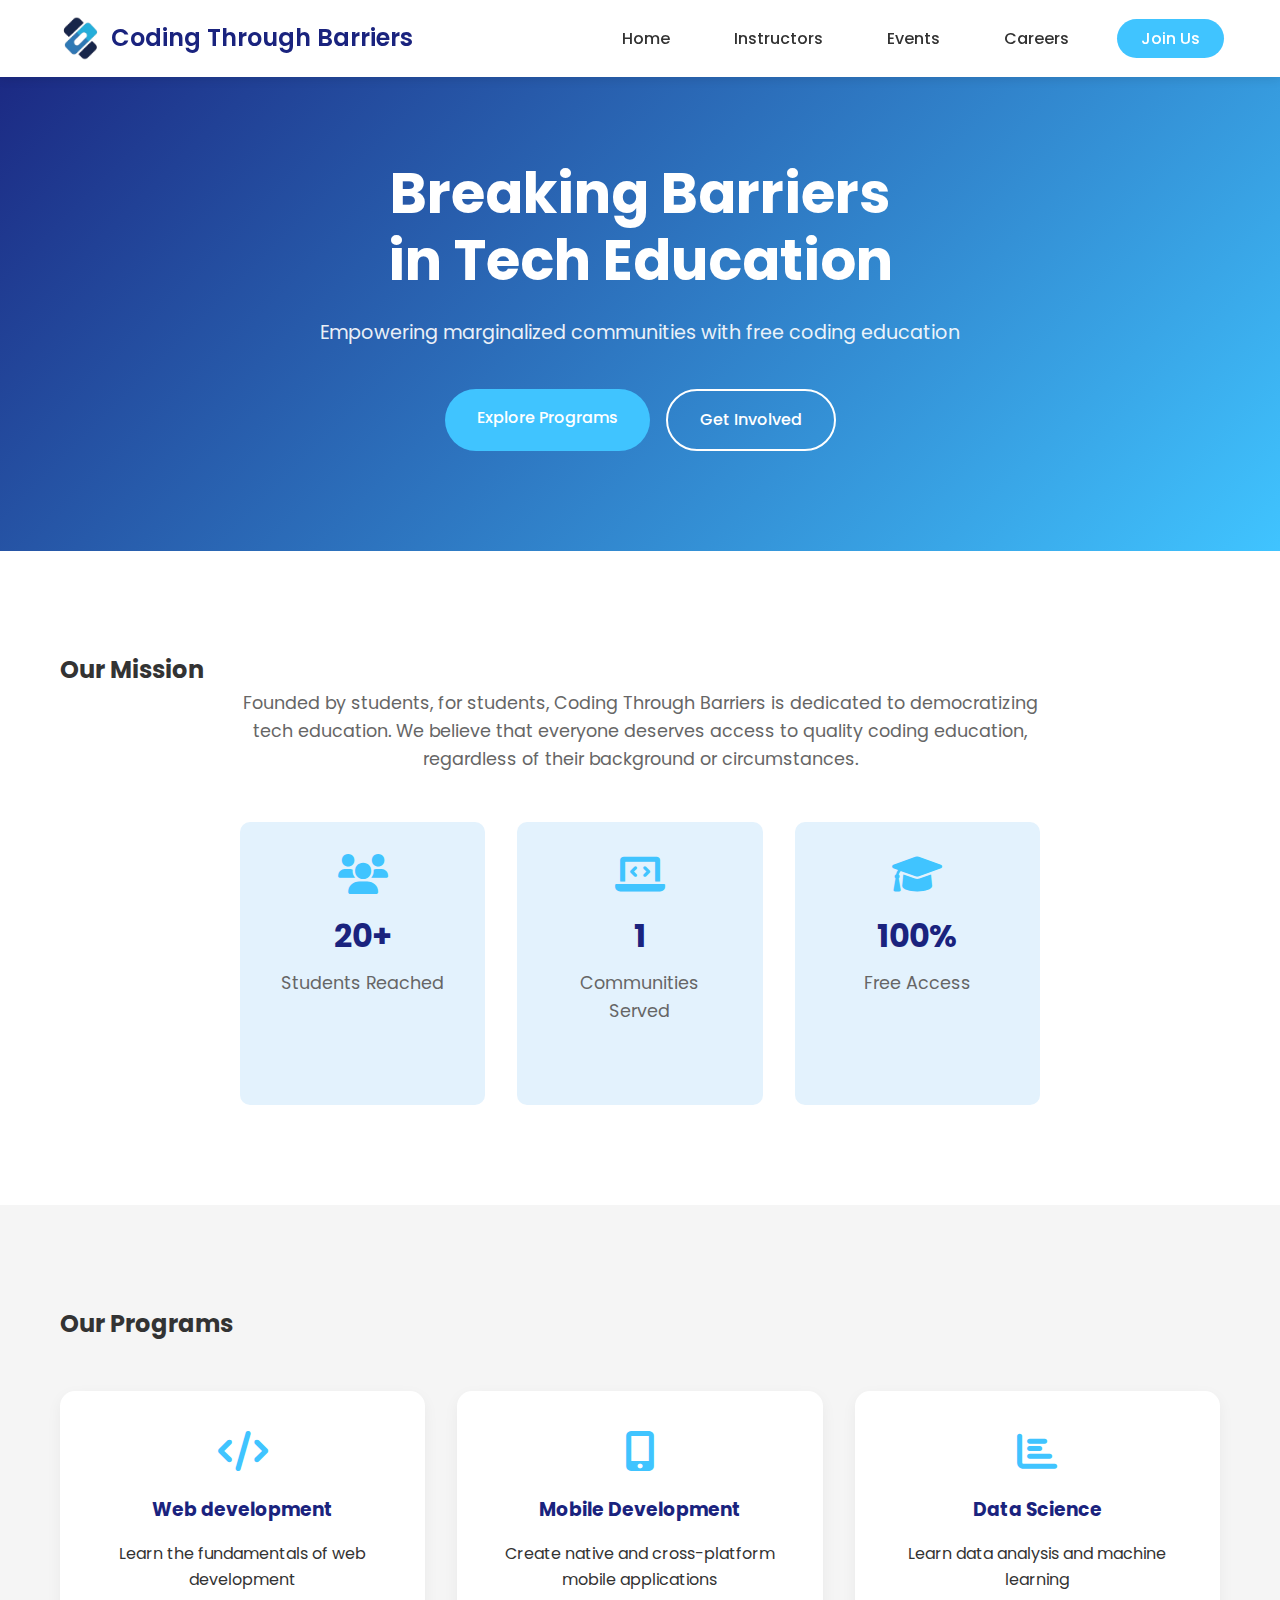
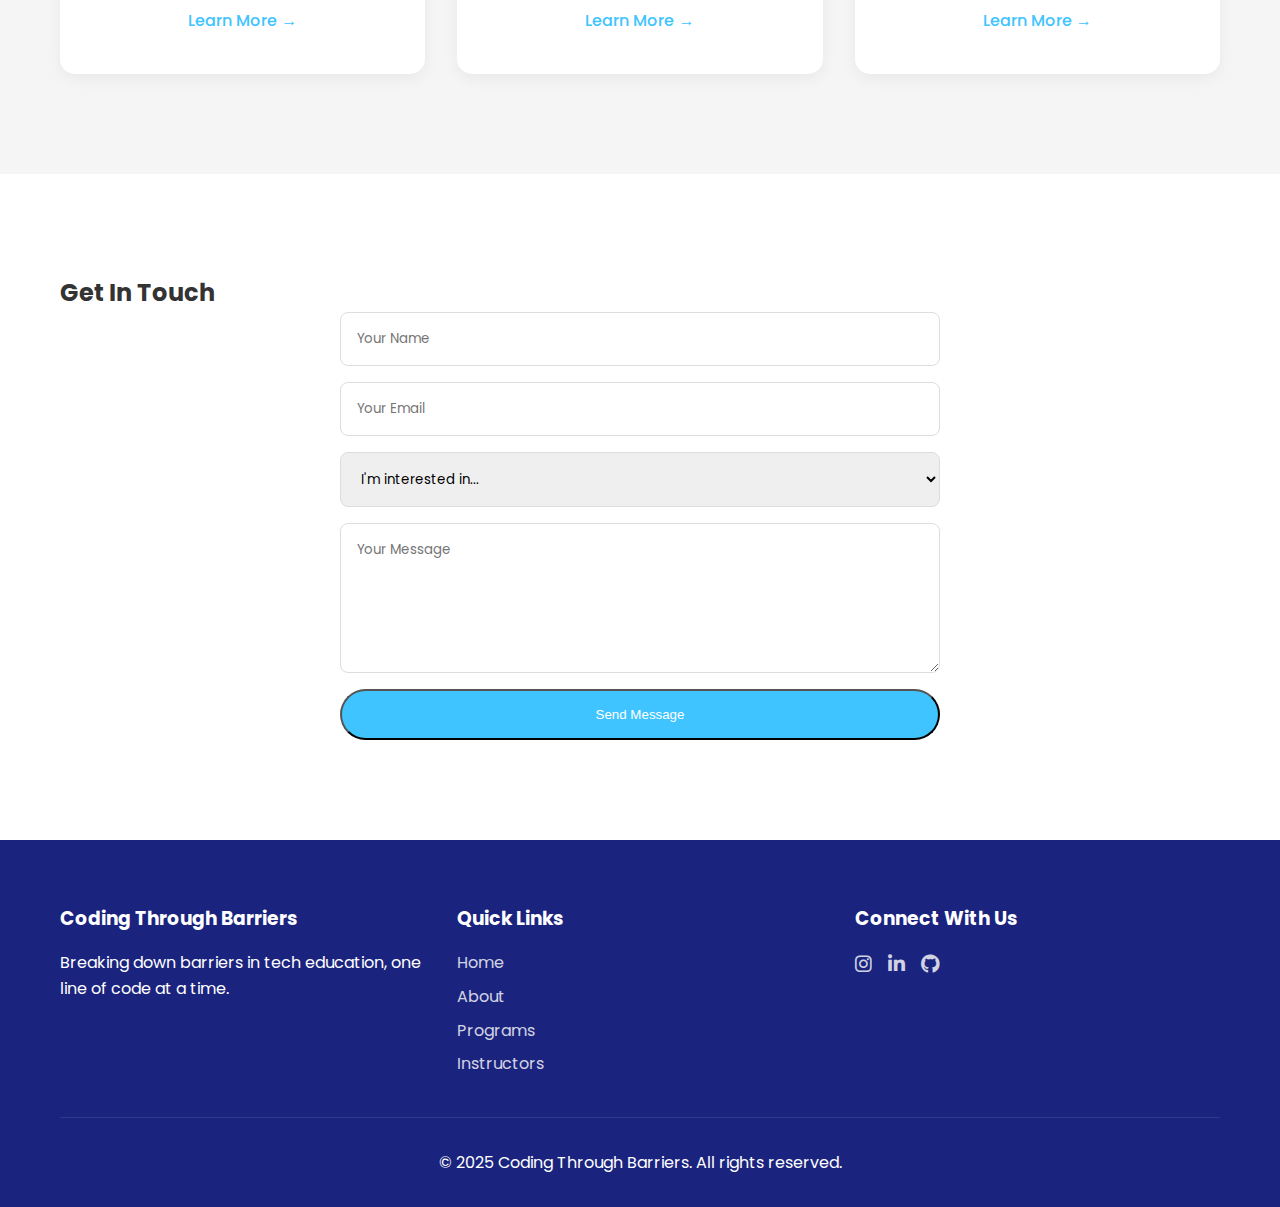
<file: index.html>
<!DOCTYPE html>
<html lang="en">

<head>
    <meta charset="UTF-8">
    <meta name="viewport" content="width=device-width, initial-scale=1.0">
    <title>Coding Through Barriers</title>
    <link rel="stylesheet" href="styles.css">
    <link rel="stylesheet" href="https://cdnjs.cloudflare.com/ajax/libs/font-awesome/6.0.0/css/all.min.css">
    <link href="https://fonts.googleapis.com/css2?family=Poppins:wght@300;400;500;600;700&display=swap"
        rel="stylesheet">
</head>

<body>
    <nav>
        <div class="container">
            <div style="display: flex; align-items: center;" class="logo">
                <img src="logo.png" alt="Coding Through Barriers Logo" class="logo-img">
                <span class="logo-text">Coding Through Barriers</span>
            </div>
            <ul class="nav-links">
                <li><a href="#home">Home</a></li>
                <li><a href="instructors.html">Instructors</a></li>
                <li><a href="events.html">Events</a></li>
                <li><a href="careers.html">Careers</a></li>
                <li><a href="#contact" class="nav-cta">Join Us</a></li>
            </ul>
        </div>
    </nav>

    <section id="home" class="hero">
        <div class="container">
            <h1>Breaking Barriers<br>in Tech Education</h1>
            <p class="hero-subtitle">Empowering marginalized communities with free coding education</p>
            <div class="hero-buttons">
                <a href="#programs" class="primary-button">Explore Programs</a>
                <a target="_blank"
                    href="https://docs.google.com/forms/d/e/1FAIpQLSfiMIxU8-Kv794G6gXTbOqOea3-LJjHj44-NZkXc2GcPkFKAA/viewform"
                    class="secondary-button">Get Involved</a>
            </div>
        </div>
    </section>

    <section id="about" class="about">
        <div class="container">
            <h2>Our Mission</h2>
            <div class="mission-content">
                <p>Founded by students, for students, Coding Through Barriers is dedicated to democratizing tech
                    education. We believe that everyone deserves access to quality coding education, regardless of their
                    background or circumstances.</p>
                <div class="mission-stats">
                    <div class="stat-item">
                        <i class="fas fa-users"></i>
                        <h3>20+</h3>
                        <p>Students Reached</p>
                    </div>
                    <div class="stat-item">
                        <i class="fas fa-laptop-code"></i>
                        <h3>1</h3>
                        <p>Communities Served</p>
                    </div>
                    <div class="stat-item">
                        <i class="fas fa-graduation-cap"></i>
                        <h3>100%</h3>
                        <p>Free Access</p>
                    </div>
                </div>
            </div>
        </div>
    </section>

    <section id="programs" class="programs">
        <div class="container">
            <h2>Our Programs</h2>
            <div class="program-grid">
                <div class="program-card">
                    <i class="fas fa-code"></i>
                    <h3>Web development</h3>
                    <p>Learn the fundamentals of web development</p>
                    <a href="web-development.html" class="program-link">Learn More →</a>
                </div>
                <div class="program-card">
                    <i class="fas fa-mobile-alt"></i>
                    <h3>Mobile Development</h3>
                    <p>Create native and cross-platform mobile applications</p>
                    <a href="mobile-development.html" class="program-link">Learn More →</a>
                </div>
                <div class="program-card">
                    <i class="fas fa-chart-bar"></i>
                    <h3>Data Science</h3>
                    <p>Learn data analysis and machine learning</p>
                    <a href="data-science.html" class="program-link">Learn More →</a>
                </div>
            </div>
        </div>
    </section>

    <section id="contact" class="contact">
        <div class="container">
            <h2>Get In Touch</h2>
            <div class="contact-content">
                <form id="contact-form" action="https://formspree.io/f/xbllpopl" method="POST">
                    <input type="text" name="name" placeholder="Your Name" required>
                    <input type="email" name="email" placeholder="Your Email" required>
                    <select name="interest" required>
                        <option value="">I'm interested in...</option>
                        <option value="student">Learning to Code</option>
                        <option value="volunteer">Volunteering</option>
                        <option value="partner">Partnership</option>
                    </select>
                    <textarea name="message" placeholder="Your Message" required></textarea>
                    <button type="submit" class="primary-button">Send Message</button>
                </form>
            </div>
        </div>
    </section>

    <footer>
        <div class="container">
            <div class="footer-content">
                <div class="footer-section">
                    <h3>Coding Through Barriers</h3>
                    <p>Breaking down barriers in tech education, one line of code at a time.</p>
                </div>
                <div class="footer-section">
                    <h3>Quick Links</h3>
                    <ul>
                        <li><a href="#home">Home</a></li>
                        <li><a href="#about">About</a></li>
                        <li><a href="#programs">Programs</a></li>
                        <li><a href="instructors.html">Instructors</a></li>
                    </ul>
                </div>
                <div class="footer-section">
                    <h3>Connect With Us</h3>
                    <div class="social-links">
                        <a href="#"><i class="fab fa-instagram"></i></a>
                        <a href="#"><i class="fab fa-linkedin-in"></i></a>
                        <a href="#"><i class="fab fa-github"></i></a>
                    </div>
                </div>
            </div>
            <div class="footer-bottom">
                <p>&copy; 2025 Coding Through Barriers. All rights reserved.</p>
            </div>
        </div>
    </footer>
</body>

</html>
</file>
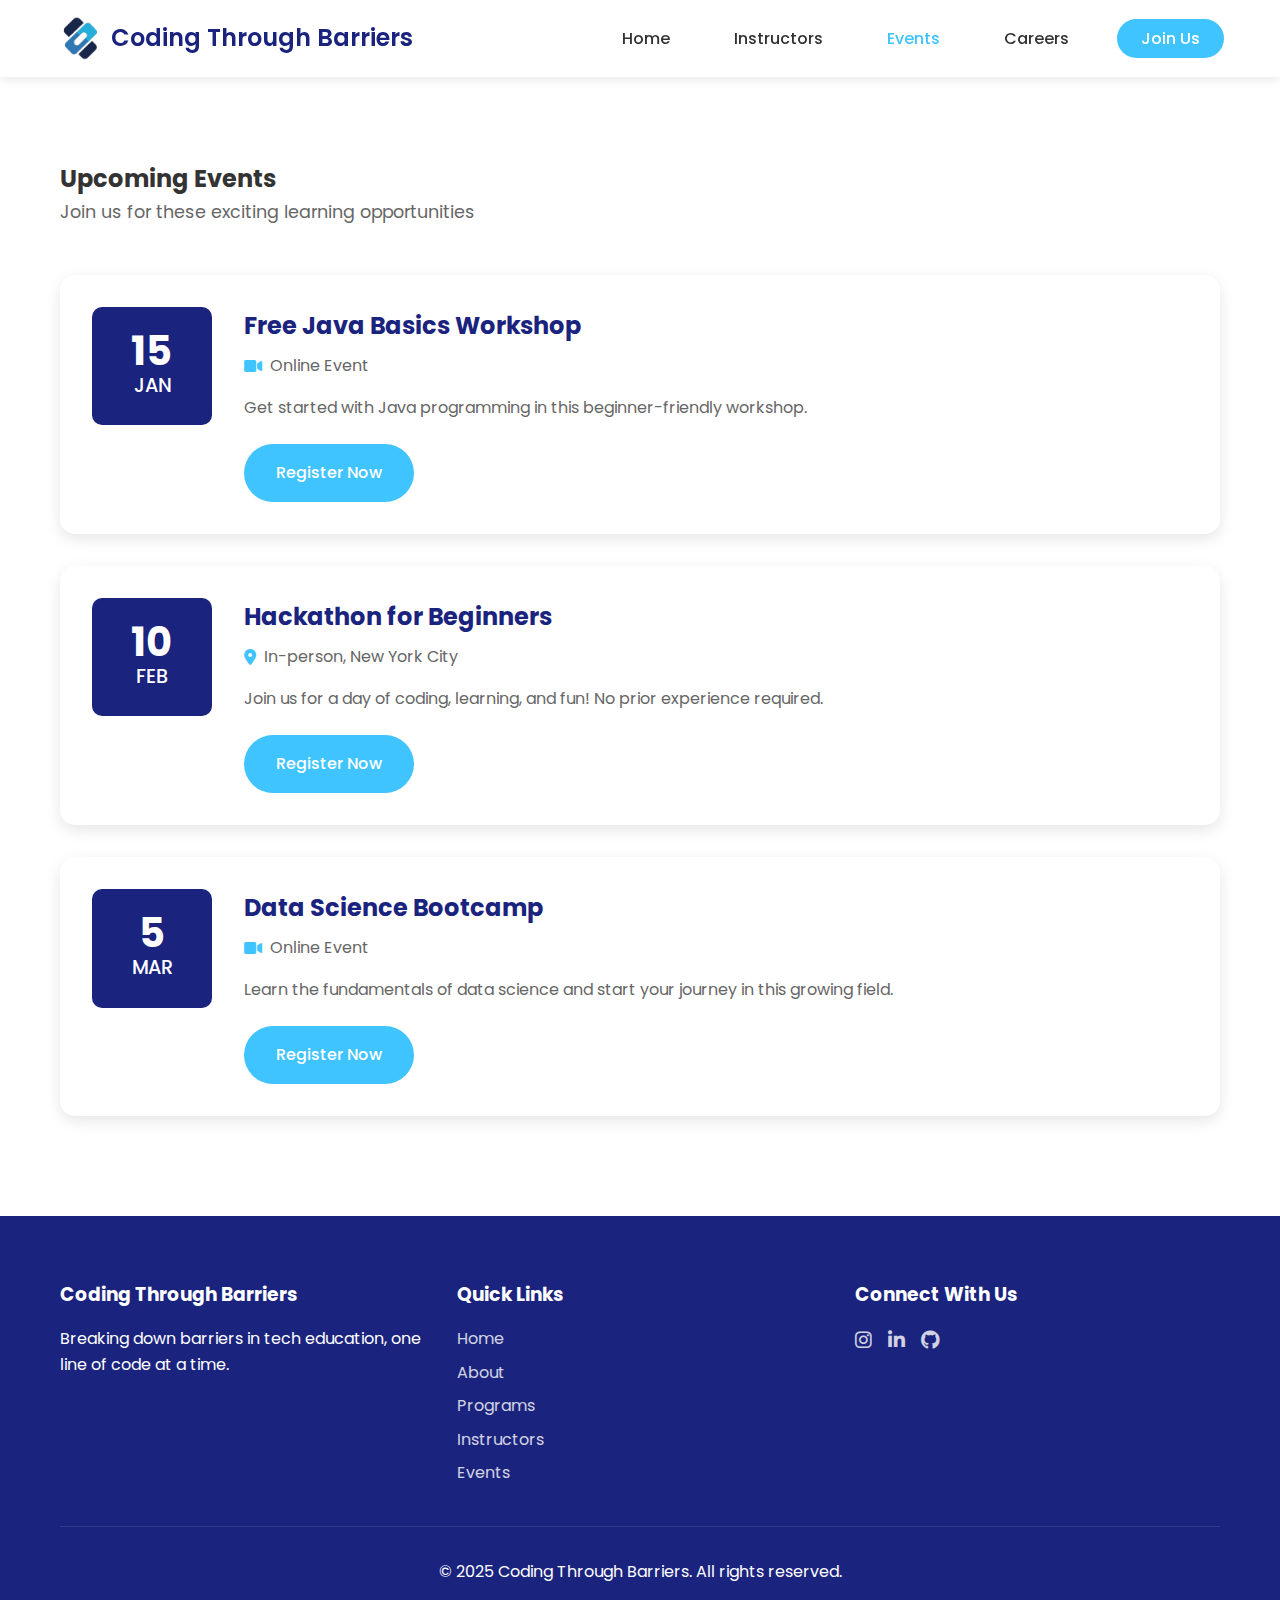
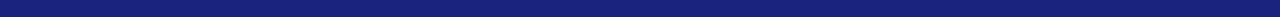
<file: events.html>
<!DOCTYPE html>
<html lang="en">

<head>
    <meta charset="UTF-8">
    <meta name="viewport" content="width=device-width, initial-scale=1.0">
    <title>Our Events</title>
    <link rel="stylesheet" href="styles.css">
    <link rel="stylesheet" href="https://cdnjs.cloudflare.com/ajax/libs/font-awesome/6.0.0/css/all.min.css">
    <link href="https://fonts.googleapis.com/css2?family=Poppins:wght@300;400;500;600;700&display=swap" rel="stylesheet">
</head>

<body>
    <nav>
        <div class="container">
            <div style="display: flex; align-items: center;" class="logo">
                <img src="logo.png" alt="Coding Through Barriers Logo" class="logo-img">
                <span class="logo-text">Coding Through Barriers</span>
            </div>
            <ul class="nav-links">
                <li><a href="index.html#home">Home</a></li>
                <li><a href="instructors.html">Instructors</a></li>
                <li><a href="events.html" class="active">Events</a></li>
                <li><a href="careers.html">Careers</a></li>
                <li><a href="index.html#contact" class="nav-cta">Join Us</a></li>
            </ul>
        </div>
    </nav>

    <section class="events">
        <div class="container">
            <h2>Upcoming Events</h2>
            <p class="section-subtitle">Join us for these exciting learning opportunities</p>
            
            <div class="events-grid">
                <div class="event-card">
                    <div class="event-date">
                        <span class="date">15</span>
                        <span class="month">JAN</span>
                    </div>
                    <div class="event-details">
                        <h3>Free Java Basics Workshop</h3>
                        <p class="event-type"><i class="fas fa-video"></i> Online Event</p>
                        <p class="event-description">Get started with Java programming in this beginner-friendly workshop.</p>
                        <a href="#" class="primary-button">Register Now</a>
                    </div>
                </div>

                <div class="event-card">
                    <div class="event-date">
                        <span class="date">10</span>
                        <span class="month">FEB</span>
                    </div>
                    <div class="event-details">
                        <h3>Hackathon for Beginners</h3>
                        <p class="event-type"><i class="fas fa-map-marker-alt"></i> In-person, New York City</p>
                        <p class="event-description">Join us for a day of coding, learning, and fun! No prior experience required.</p>
                        <a href="#" class="primary-button">Register Now</a>
                    </div>
                </div>

                <div class="event-card">
                    <div class="event-date">
                        <span class="date">5</span>
                        <span class="month">MAR</span>
                    </div>
                    <div class="event-details">
                        <h3>Data Science Bootcamp</h3>
                        <p class="event-type"><i class="fas fa-video"></i> Online Event</p>
                        <p class="event-description">Learn the fundamentals of data science and start your journey in this growing field.</p>
                        <a href="#" class="primary-button">Register Now</a>
                    </div>
                </div>
            </div>
        </div>
    </section>

    <footer>
        <div class="container">
            <div class="footer-content">
                <div class="footer-section">
                    <h3>Coding Through Barriers</h3>
                    <p>Breaking down barriers in tech education, one line of code at a time.</p>
                </div>
                <div class="footer-section">
                    <h3>Quick Links</h3>
                    <ul>
                        <li><a href="index.html#home">Home</a></li>
                        <li><a href="index.html#about">About</a></li>
                        <li><a href="index.html#programs">Programs</a></li>
                        <li><a href="instructors.html">Instructors</a></li>
                        <li><a href="events.html">Events</a></li>
                    </ul>
                </div>
                <div class="footer-section">
                    <h3>Connect With Us</h3>
                    <div class="social-links">
                        <a href="#"><i class="fab fa-instagram"></i></a>
                        <a href="#"><i class="fab fa-linkedin-in"></i></a>
                        <a href="#"><i class="fab fa-github"></i></a>
                    </div>
                </div>
            </div>
            <div class="footer-bottom">
                <p>&copy; 2025 Coding Through Barriers. All rights reserved.</p>
            </div>
        </div>
    </footer>
</body>

</html>
</file>
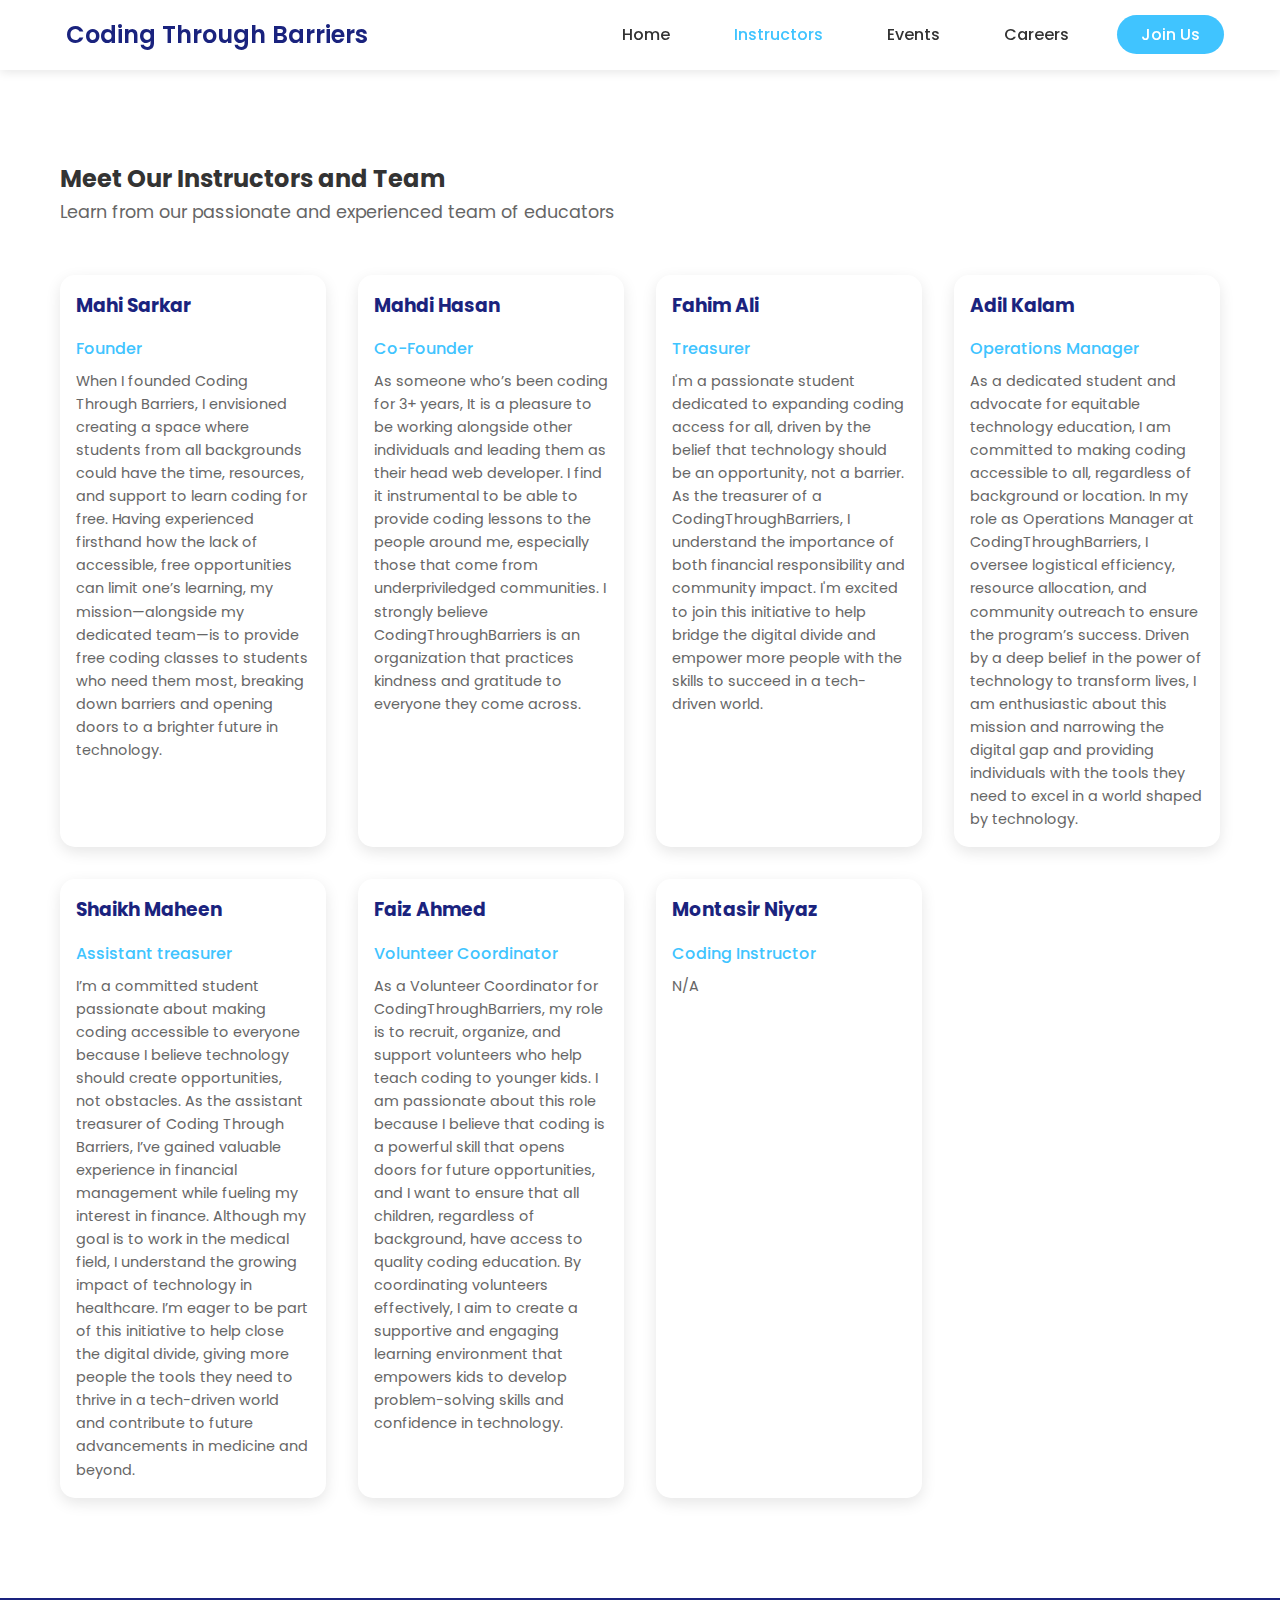
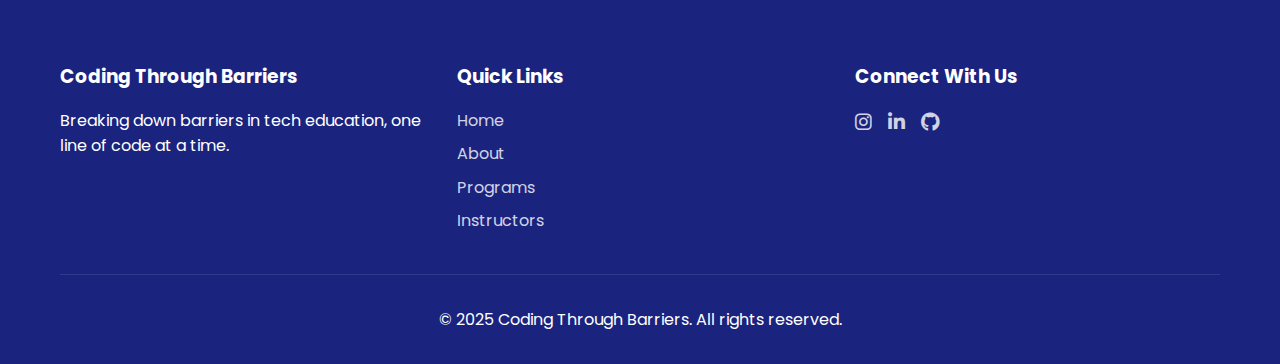
<file: instructors.html>
<!DOCTYPE html>
<html lang="en">

<head>
    <meta charset="UTF-8">
    <meta name="viewport" content="width=device-width, initial-scale=1.0">
    <title>Our Team</title>
    <link rel="stylesheet" href="styles.css">
    <link rel="stylesheet" href="https://cdnjs.cloudflare.com/ajax/libs/font-awesome/6.0.0/css/all.min.css">
    <link href="https://fonts.googleapis.com/css2?family=Poppins:wght@300;400;500;600;700&display=swap" rel="stylesheet">
</head>

<body>
    <nav>
        <div class="container">
            <div style="display: flex; align-items: center;" class="logo">
                <span class="logo-text">Coding Through Barriers</span>
            </div>
            <ul class="nav-links">
                <li><a href="index.html#home">Home</a></li>
                <li><a href="instructors.html" class="active">Instructors</a></li>
                <li><a href="events.html">Events</a></li>
                <li><a href="careers.html">Careers</a></li>
                <li><a href="index.html#contact" class="nav-cta">Join Us</a></li>
            </ul>
        </div>
    </nav>

    <section class="instructors">
        <div class="container">
            <h2>Meet Our Instructors and Team</h2>
            <p class="section-subtitle">Learn from our passionate and experienced team of educators</p>
            
            <div class="instructor-grid">
                <div class="instructor-card">
                    <h3>Mahi Sarkar</h3>
                    <p class="role">Founder</p>
                    <p class="bio">When I founded Coding Through Barriers, I envisioned creating a space where students from all backgrounds could have the time, resources, and support to learn coding for free. Having experienced firsthand how the lack of accessible, free opportunities can limit one’s learning, my mission—alongside my dedicated team—is to provide free coding classes to students who need them most, breaking down barriers and opening doors to a brighter future in technology.</p>
                </div>

                <div class="instructor-card">
                    <h3>Mahdi Hasan</h3>
                    <p class="role">Co-Founder</p>
                    <p class="bio">As someone who’s been coding for 3+ years, It is a pleasure to be working alongside other individuals and leading them as their head web developer. I find it instrumental to be able to provide coding lessons to the people around me, especially those that come from underpriviledged communities. I strongly believe CodingThroughBarriers is an organization that practices kindness and gratitude to everyone they come across.</p>
                </div>

                <div class="instructor-card">
                    <h3>Fahim Ali</h3>
                    <p class="role">Treasurer</p>
                    <p class="bio">I'm a passionate student dedicated to expanding coding access for all, driven by the belief that technology should be an opportunity, not a barrier. As the treasurer of a CodingThroughBarriers, I understand the importance of both financial responsibility and community impact. I'm excited to join this initiative to help bridge the digital divide and empower more people with the skills to succeed in a tech-driven world.</p>
                </div>

                <div class="instructor-card">
                    <h3>Adil Kalam</h3>
                    <p class="role">Operations Manager</p>
                    <p class="bio">As a dedicated student and advocate for equitable technology education, I am committed to making coding accessible to all, regardless of background or location. In my role as Operations Manager at CodingThroughBarriers, I oversee logistical efficiency, resource allocation, and community outreach to ensure the program’s success. Driven by a deep belief in the power of technology to transform lives, I am enthusiastic about this mission and narrowing the digital gap and providing individuals with the tools they need to excel in a world shaped by technology.</p>
                </div>

                <div class="instructor-card">
                    <h3>Shaikh Maheen</h3>
                    <p class="role">Assistant treasurer </p>
                    <p class="bio">I’m a committed student passionate about making coding accessible to everyone because I believe technology should create opportunities, not obstacles. As the assistant treasurer of Coding Through Barriers, I’ve gained valuable experience in financial management while fueling my interest in finance. Although my goal is to work in the medical field, I understand the growing impact of technology in healthcare. I’m eager to be part of this initiative to help close the digital divide, giving more people the tools they need to thrive in a tech-driven world and contribute to future advancements in medicine and beyond.</p>
                </div>

                <div class="instructor-card">
                    <h3>Faiz Ahmed</h3>
                    <p class="role">Volunteer Coordinator</p>
                    <p class="bio">As a Volunteer Coordinator for CodingThroughBarriers, my role is to recruit, organize, and support volunteers who help teach coding to younger kids. I am passionate about this role because I believe that coding is a powerful skill that opens doors for future opportunities, and I want to ensure that all children, regardless of background, have access to quality coding education. By coordinating volunteers effectively, I aim to create a supportive and engaging learning environment that empowers kids to develop problem-solving skills and confidence in technology.</p>
                </div>

                <div class="instructor-card">
                    <h3>Montasir Niyaz</h3>
                    <p class="role">Coding Instructor</p>
                    <p class="bio">N/A</p>
                </div>
            </div>
        </div>
    </section>

    <footer>
        <div class="container">
            <div class="footer-content">
                <div class="footer-section">
                    <h3>Coding Through Barriers</h3>
                    <p>Breaking down barriers in tech education, one line of code at a time.</p>
                </div>
                <div class="footer-section">
                    <h3>Quick Links</h3>
                    <ul>
                        <li><a href="index.html#home">Home</a></li>
                        <li><a href="index.html#about">About</a></li>
                        <li><a href="index.html#programs">Programs</a></li>
                        <li><a href="instructors.html">Instructors</a></li>
                    </ul>
                </div>
                <div class="footer-section">
                    <h3>Connect With Us</h3>
                    <div class="social-links">
                        <a href="#"><i class="fab fa-instagram"></i></a>
                        <a href="#"><i class="fab fa-linkedin-in"></i></a>
                        <a href="#"><i class="fab fa-github"></i></a>
                    </div>
                </div>
            </div>
            <div class="footer-bottom">
                <p>&copy; 2025 Coding Through Barriers. All rights reserved.</p>
            </div>
        </div>
    </footer>
</body>

</html>
</file>
<file: styles.css>
:root {
    --navy: #1a237e;
    --blue: #40c4ff;
    --light-blue: #e3f2fd;
    --white: #ffffff;
    --gray: #f5f5f5;
    --text-dark: #333333;
    --text-light: #666666;
}

* {
    margin: 0;
    padding: 0;
    box-sizing: border-box;
}

body {
    font-family: 'Poppins', sans-serif;
    line-height: 1.6;
    color: var(--text-dark);
    scroll-behavior: smooth;
}

.container {
    width: 100%;
    max-width: 1200px;
    margin: 0 auto;
    padding: 0 20px;
}

/* Navigation */
nav {
    background-color: var(--white);
    box-shadow: 0 2px 10px rgba(0, 0, 0, 0.1);
    position: fixed;
    width: 100%;
    top: 0;
    z-index: 1000;
}

nav .container {
    display: flex;
    justify-content: space-between;
    align-items: center;
    padding: 1rem;
}

.logo-img {
    height: 45px;
    width: auto;
    align-items: center;
}

.logo-text {
    font-size: 1.5rem;
    font-weight: 600;
    color: var(--navy);
    align-items: center;
    margin-left: 10px;
}

.nav-links {
    display: flex;
    list-style: none;
    align-items: center;
    gap: 2rem;
}

.nav-links a {
    text-decoration: none;
    color: var(--text-dark);
    font-weight: 500;
    transition: all 0.3s ease;
    padding: 0.5rem 1rem;
}

.nav-links a:hover {
    color: var(--blue);
}

.nav-links a.active {
    color: var(--blue);
    font-weight: 500;
}

.nav-cta {
    background: var(--blue);
    color: var(--white) !important;
    border-radius: 25px;
    padding: 0.5rem 1.5rem !important;
}

.nav-cta:hover {
    background: var(--navy);
    color: var(--white) !important;
    transform: translateY(-2px);
}

/* Hero Section */
.hero {
    background: linear-gradient(135deg, var(--navy) 0%, var(--blue) 100%);
    color: var(--white);
    padding: 160px 0 100px;
    text-align: center;
}

.hero h1 {
    font-size: 3.5rem;
    font-weight: 700;
    margin-bottom: 1.5rem;
    line-height: 1.2;
}

.hero-subtitle {
    font-size: 1.2rem;
    margin-bottom: 2.5rem;
    opacity: 0.9;
}

.hero-buttons {
    display: flex;
    justify-content: center;
    gap: 1rem;
}

.primary-button, .secondary-button {
    display: inline-block;
    padding: 1rem 2rem;
    border-radius: 40px;
    text-decoration: none;
    font-weight: 500;
    transition: all 0.3s ease;
}

.primary-button {
    background: var(--blue);
    color: var(--white);
}

.secondary-button {
    background: transparent;
    color: var(--white);
    border: 2px solid var(--white);
}

.primary-button:hover {
    background: var(--navy);
    transform: translateY(-2px);
}

.secondary-button:hover {
    transform: translateY(-2px);
    background: var(--white);
    color: var(--blue);
    border: 2px solid var(--blue);
}

/* About Section */
.about {
    padding: 100px 0;
    background: var(--white);
}

.mission-content {
    max-width: 800px;
    margin: 0 auto;
    text-align: center;
}

.mission-content p {
    font-size: 1.1rem;
    margin-bottom: 3rem;
    color: var(--text-light);
}

.mission-stats {
    display: grid;
    grid-template-columns: repeat(auto-fit, minmax(200px, 1fr));
    gap: 2rem;
    margin-top: 3rem;
}

.stat-item {
    padding: 2rem;
    background: var(--light-blue);
    border-radius: 10px;
    transition: transform 0.3s ease;
}

.stat-item:hover {
    transform: translateY(-5px);
}

.stat-item i {
    font-size: 2.5rem;
    color: var(--blue);
    margin-bottom: 1rem;
}

.stat-item h3 {
    font-size: 2rem;
    color: var(--navy);
    margin-bottom: 0.5rem;
}

/* Programs Section */
.programs {
    padding: 100px 0;
    background: var(--gray);
}

.program-grid {
    display: grid;
    grid-template-columns: repeat(auto-fit, minmax(300px, 1fr));
    gap: 2rem;
    margin-top: 3rem;
}

.program-card {
    background: var(--white);
    padding: 2.5rem;
    border-radius: 15px;
    text-align: center;
    transition: all 0.3s ease;
    box-shadow: 0 5px 15px rgba(0, 0, 0, 0.05);
}

.program-card:hover {
    transform: translateY(-10px);
    box-shadow: 0 8px 25px rgba(0, 0, 0, 0.1);
}

.program-card i {
    font-size: 2.5rem;
    color: var(--blue);
    margin-bottom: 1.5rem;
}

.program-card h3 {
    color: var(--navy);
    margin-bottom: 1rem;
}

.program-link {
    display: inline-block;
    margin-top: 1rem;
    color: var(--blue);
    text-decoration: none;
    font-weight: 500;
    transition: all 0.3s ease;
}

.program-link:hover {
    color: var(--navy);
}

/* Contact Section */
.contact {
    padding: 100px 0;
    background: var(--white);
}

.contact-content {
    max-width: 600px;
    margin: 0 auto;
}

form {
    display: flex;
    flex-direction: column;
    gap: 1rem;
}

input, select, textarea {
    padding: 1rem;
    border: 1px solid #ddd;
    border-radius: 8px;
    font-family: inherit;
}

textarea {
    min-height: 150px;
    resize: vertical;
}

/* Instructors Section */
.instructors {
    padding: 160px 0 100px;
    background: var(--white);
}

.section-subtitle {
    text-align: left;
    color: var(--text-light);
    margin-bottom: 2rem;
    font-size: 1.1rem;
}

.instructor-grid {
    display: grid;
    grid-template-columns: repeat(auto-fill, minmax(250px, 1fr));
    gap: 2rem;
    margin-top: 3rem;
}

.instructor-card {
    background: var(--white);
    border-radius: 15px;
    overflow: hidden;
    box-shadow: 0 5px 15px rgba(0, 0, 0, 0.1);
    transition: transform 0.3s ease;
}

.instructor-card:hover {
    transform: translateY(-10px);
}

.instructor-image {
    width: 100%;
    height: 250px;
    overflow: hidden;
}

.instructor-image img {
    width: 100%;
    height: 100%;
    object-fit: cover;
}

.instructor-card h3 {
    margin: 1rem;
    color: var(--navy);
}

.instructor-card .role {
    color: var(--blue);
    margin: 0 1rem;
    font-weight: 500;
}

.instructor-card .bio {
    color: var(--text-light);
    margin: 0.5rem 1rem 1rem;
    font-size: 0.9rem;
}

/* Events Page Styles */
.events {
    padding: 160px 0 100px;
    background: var(--white);
}

.events-grid {
    display: grid;
    grid-template-columns: 1fr;
    gap: 2rem;
    margin-top: 3rem;
}

.event-card {
    background: var(--white);
    border-radius: 15px;
    overflow: hidden;
    box-shadow: 0 5px 15px rgba(0, 0, 0, 0.1);
    transition: transform 0.3s ease;
    display: flex;
    padding: 2rem;
}

.event-card:hover {
    transform: translateY(-5px);
    box-shadow: 0 8px 25px rgba(0, 0, 0, 0.15);
}

.event-date {
    background: var(--navy);
    color: var(--white);
    padding: 1.5rem;
    border-radius: 10px;
    text-align: center;
    min-width: 120px;
    height: fit-content;
}

.event-date .date {
    font-size: 2.5rem;
    font-weight: 700;
    display: block;
    line-height: 1;
}

.event-date .month {
    font-size: 1.2rem;
    font-weight: 500;
    text-transform: uppercase;
}

.event-details {
    padding-left: 2rem;
    flex-grow: 1;
}

.event-details h3 {
    color: var(--navy);
    margin-bottom: 0.5rem;
    font-size: 1.5rem;
}

.event-type {
    color: var(--text-light);
    margin-bottom: 1rem;
    display: flex;
    align-items: center;
    gap: 0.5rem;
}

.event-type i {
    color: var(--blue);
}

.event-description {
    color: var(--text-light);
    margin-bottom: 1.5rem;
    line-height: 1.6;
}

@media (max-width: 768px) {
    .event-card {
        flex-direction: column;
        padding: 1.5rem;
    }
    
    .event-date {
        margin-bottom: 1.5rem;
    }
    
    .event-details {
        padding-left: 0;
    }
}

/* Careers Page Styles */
.careers {
    padding: 160px 0 100px;
    background: var(--white);
}

.careers-grid {
    display: grid;
    grid-template-columns: repeat(auto-fit, minmax(300px, 1fr));
    gap: 2rem;
    margin-top: 3rem;
}

.career-card {
    background: var(--white);
    border-radius: 15px;
    overflow: hidden;
    box-shadow: 0 5px 15px rgba(0, 0, 0, 0.1);
    transition: transform 0.3s ease;
}

.career-card:hover {
    transform: translateY(-5px);
    box-shadow: 0 8px 25px rgba(0, 0, 0, 0.15);
}

.career-image {
    width: 100%;
    height: 200px;
    overflow: hidden;
}

.career-image img {
    width: 100%;
    height: 100%;
    object-fit: cover;
    transition: transform 0.3s ease;
}

.career-card:hover .career-image img {
    transform: scale(1.1);
}

.career-content {
    padding: 1.5rem;
}

.career-content h3 {
    color: var(--navy);
    margin-bottom: 0.5rem;
    font-size: 1.3rem;
}

.career-content .salary {
    color: var(--blue);
    font-weight: 500;
    margin-bottom: 1rem;
}

.career-content .description {
    color: var(--text-light);
    margin-bottom: 1.5rem;
    line-height: 1.6;
}

.skills {
    display: flex;
    flex-wrap: wrap;
    gap: 0.5rem;
}

.skills span {
    background: var(--light-blue);
    color: var(--blue);
    padding: 0.3rem 0.8rem;
    border-radius: 20px;
    font-size: 0.9rem;
    font-weight: 500;
}

@media (max-width: 768px) {
    .careers-grid {
        grid-template-columns: 1fr;
    }
    
    .career-card {
        max-width: 400px;
        margin: 0 auto;
    }
}

/* Web Development Page Styles */
.web-dev-hero {
    background: linear-gradient(rgba(0, 0, 0, 0.7), rgba(0, 0, 0, 0.7)),
                url('https://images.unsplash.com/photo-1627398242454-45a1465c2479?ixlib=rb-4.0.3&ixid=M3wxMjA3fDB8MHxwaG90by1wYWdlfHx8fGVufDB8fHx8fA%3D%3D&auto=format&fit=crop&w=2074&q=80');
    background-size: cover;
    background-position: center;
    color: var(--white);
    text-align: center;
    padding: 200px 0 100px;
}

.web-dev-hero h1 {
    font-size: 3rem;
    margin-bottom: 1rem;
}

.web-dev-content {
    padding: 80px 0;
    background: var(--white);
}

.web-dev-grid {
    display: grid;
    grid-template-columns: 1fr;
    gap: 3rem;
}

.web-dev-section {
    margin-bottom: 4rem;
}

.web-dev-section h2 {
    color: var(--navy);
    margin-bottom: 1.5rem;
}

.web-dev-section img {
    width: 100%;
    border-radius: 15px;
    margin: 1.5rem 0;
}

.learning-tracks {
    display: flex;
    justify-content: center;
    gap: 2rem;
}

.track {
    background: var(--light-blue);
    padding: 2rem;
    border-radius: 15px;
    max-width: 400px;
    width: 100%;
}

.track h3 {
    color: var(--navy);
    margin-bottom: 1rem;
    display: flex;
    align-items: center;
    gap: 0.5rem;
}

.track ul {
    list-style: none;
    padding: 0;
}

.track ul li {
    margin-bottom: 0.5rem;
    color: var(--text-dark);
}

.projects-showcase {
    display: grid;
    grid-template-columns: repeat(auto-fit, minmax(250px, 1fr));
    gap: 2rem;
}

.project-card {
    background: var(--white);
    border-radius: 15px;
    overflow: hidden;
    box-shadow: 0 5px 15px rgba(0, 0, 0, 0.1);
}

.project-card img {
    width: 100%;
    height: 200px;
    object-fit: cover;
}

.project-card h4 {
    color: var(--navy);
    padding: 1.5rem 1.5rem 0.5rem;
}

.project-card p {
    color: var(--text-light);
    padding: 0 1.5rem 1.5rem;
}

.program-details {
    display: grid;
    grid-template-columns: repeat(auto-fit, minmax(200px, 1fr));
    gap: 2rem;
    text-align: center;
}

.detail-card {
    background: var(--light-blue);
    padding: 2rem;
    border-radius: 15px;
}

.detail-card i {
    font-size: 2rem;
    color: var(--blue);
    margin-bottom: 1rem;
}

.detail-card h4 {
    color: var(--navy);
    margin-bottom: 0.5rem;
}

.career-support {
    display: grid;
    grid-template-columns: 1fr 1fr;
    gap: 2rem;
    align-items: center;
}

.career-support img {
    width: 100%;
    border-radius: 15px;
}

.career-support ul {
    list-style: none;
    padding: 0;
}

.career-support ul li {
    margin-bottom: 1rem;
    padding-left: 2rem;
    position: relative;
    color: var(--text-dark);
}

.career-support ul li:before {
    content: "✓";
    position: absolute;
    left: 0;
    color: var(--blue);
    font-weight: bold;
}

.web-dev-sidebar {
    position: sticky;
    top: 100px;
    align-self: start;
}

.program-cta {
    background: var(--light-blue);
    padding: 2rem;
    border-radius: 15px;
    text-align: center;
    margin-bottom: 2rem;
}

.program-cta h3 {
    color: var(--navy);
    margin-bottom: 1rem;
}

.program-cta .primary-button {
    width: 100%;
    margin: 1rem 0;
}

.program-stats {
    display: grid;
    grid-template-columns: 1fr 1fr;
    gap: 1rem;
    margin-top: 2rem;
}

.stat {
    text-align: center;
}

.stat .number {
    display: block;
    font-size: 2rem;
    font-weight: 700;
    color: var(--blue);
}

.stat .label {
    color: var(--text-dark);
    font-size: 0.9rem;
}

.testimonial {
    background: var(--white);
    padding: 2rem;
    border-radius: 15px;
    box-shadow: 0 5px 15px rgba(0, 0, 0, 0.1);
}

.testimonial img {
    width: 80px;
    height: 80px;
    border-radius: 50%;
    margin-bottom: 1rem;
}

.testimonial blockquote {
    color: var(--text-dark);
    font-style: italic;
    margin: 1rem 0;
}

.testimonial cite {
    color: var(--text-light);
    display: block;
    margin-top: 1rem;
}

@media (max-width: 992px) {
    .web-dev-grid {
        grid-template-columns: 1fr;
    }
    
    .web-dev-sidebar {
        position: static;
    }
    
    .career-support {
        grid-template-columns: 1fr;
    }
}

@media (max-width: 768px) {
    .web-dev-hero h1 {
        font-size: 2.5rem;
    }
    
    .program-details {
        grid-template-columns: 1fr 1fr;
    }
}

@media (max-width: 576px) {
    .program-details {
        grid-template-columns: 1fr;
    }
}

/* Footer */
footer {
    background: var(--navy);
    color: var(--white);
    padding: 4rem 0 2rem;
}

.footer-content {
    display: grid;
    grid-template-columns: repeat(auto-fit, minmax(250px, 1fr));
    gap: 2rem;
    margin-bottom: 2rem;
}

.footer-section h3 {
    margin-bottom: 1rem;
}

.footer-section ul {
    list-style: none;
}

.footer-section ul li {
    margin-bottom: 0.5rem;
}

.footer-section a {
    color: var(--white);
    text-decoration: none;
    opacity: 0.8;
    transition: opacity 0.3s ease;
}

.footer-section a:hover {
    opacity: 1;
}

.social-links {
    display: flex;
    gap: 1rem;
}

.social-links a {
    color: var(--white);
    font-size: 1.2rem;
}

.footer-bottom {
    text-align: center;
    padding-top: 2rem;
    border-top: 1px solid rgba(255, 255, 255, 0.1);
}

/* Animations */
@keyframes fadeInUp {
    from {
        opacity: 0;
        transform: translateY(20px);
    }
    to {
        opacity: 1;
        transform: translateY(0);
    }
}

.animate {
    animation: fadeInUp 0.6s ease forwards;
}

/* Responsive Design */
@media screen and (max-width: 768px) {
    .hero h1 {
        font-size: 2.5rem;
    }
    
    .hero-buttons {
        flex-direction: column;
        align-items: center;
    }
    
    .nav-links {
        display: none;
        position: absolute;
        top: 100%;
        left: 0;
        width: 100%;
        background: var(--white);
        padding: 1rem;
        flex-direction: column;
        text-align: center;
    }
    
    .footer-content {
        text-align: center;
    }
    
    .social-links {
        justify-content: center;
    }
}
</file>
